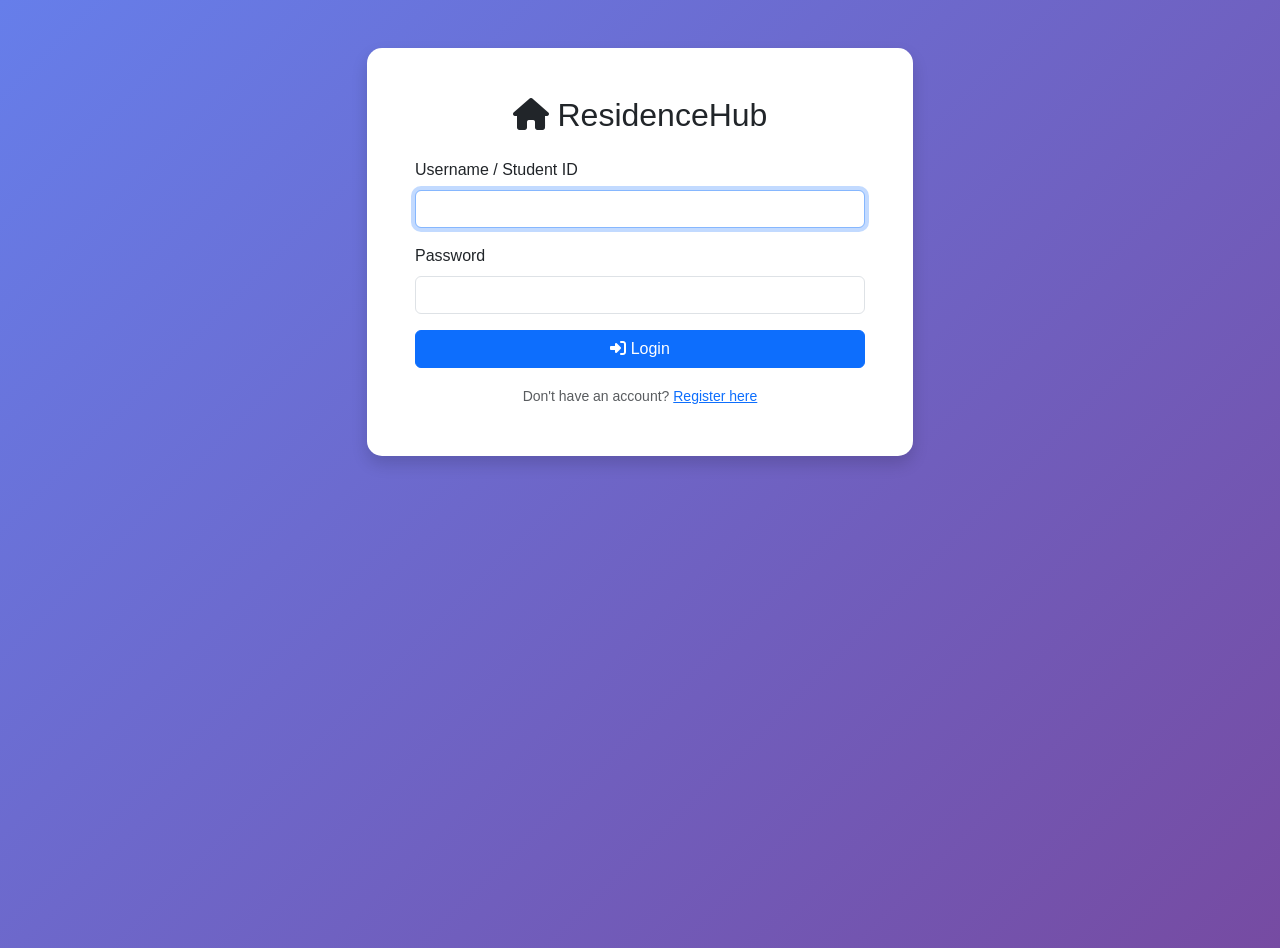
<file: frontend/index.html>
<!DOCTYPE html>
<html lang="en">
<head>
    <meta charset="UTF-8">
    <meta name="viewport" content="width=device-width, initial-scale=1.0">
    <title>ResidenceHub — Campus Housing Operations</title>
    <link href="https://cdn.jsdelivr.net/npm/bootstrap@5.3.0/dist/css/bootstrap.min.css" rel="stylesheet">
    <link rel="stylesheet" href="https://cdnjs.cloudflare.com/ajax/libs/font-awesome/6.4.0/css/all.min.css">
    <link rel="stylesheet" href="css/style.css">
</head>
<body>
    <div class="container mt-5">
        <div class="row justify-content-center">
            <div class="col-md-6">
                <div class="card shadow">
                    <div class="card-body p-5">
                        <h2 class="text-center mb-4">
                            <i class="fas fa-home"></i> ResidenceHub
                        </h2>
                        <form id="login-form" autocomplete="off">
                            <div class="mb-3">
                                <label for="username" class="form-label">Username / Student ID</label>
                                <input type="text" class="form-control" id="username" required 
                                       autocomplete="off" autofocus>
                            </div>
                            <div class="mb-3">
                                <label for="password" class="form-label">Password</label>
                                <input type="password" class="form-control" id="password" required 
                                       autocomplete="new-password">
                            </div>
                            <div id="error-message" class="alert alert-danger d-none"></div>
                            <button type="submit" class="btn btn-primary w-100 mb-3">
                                <i class="fas fa-sign-in-alt"></i> Login
                            </button>
                            <div class="text-center">
                                <small class="text-muted">Don't have an account? <a href="register.html">Register here</a></small>
                            </div>
                        </form>
                    </div>
                </div>
            </div>
        </div>
    </div>
    <script src="https://cdn.jsdelivr.net/npm/bootstrap@5.3.0/dist/js/bootstrap.bundle.min.js"></script>
    <script src="js/auth.js"></script>
</body>
</html>
</file>
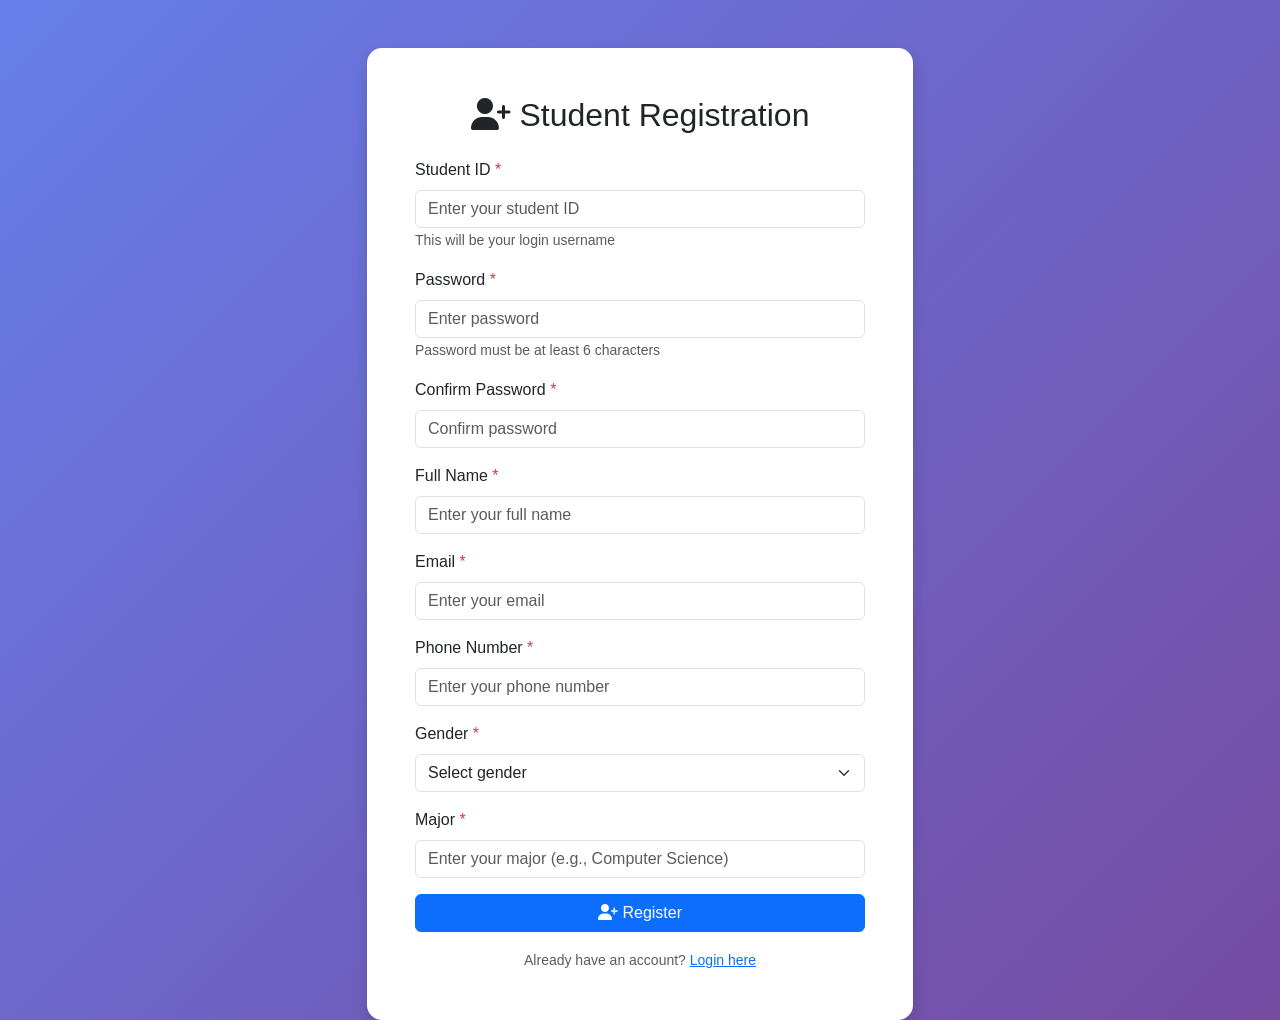
<file: frontend/register.html>
<!DOCTYPE html>
<html lang="en">
<head>
    <meta charset="UTF-8">
    <meta name="viewport" content="width=device-width, initial-scale=1.0">
    <title>Create your ResidenceHub account</title>
    <link href="https://cdn.jsdelivr.net/npm/bootstrap@5.3.0/dist/css/bootstrap.min.css" rel="stylesheet">
    <link rel="stylesheet" href="https://cdnjs.cloudflare.com/ajax/libs/font-awesome/6.4.0/css/all.min.css">
    <link rel="stylesheet" href="css/style.css">
</head>
<body>
    <div class="container mt-5">
        <div class="row justify-content-center">
            <div class="col-md-6">
                <div class="card shadow">
                    <div class="card-body p-5">
                        <h2 class="text-center mb-4">
                            <i class="fas fa-user-plus"></i> Student Registration
                        </h2>
                        <form id="register-form">
                            <div class="mb-3">
                                <label for="student_id" class="form-label">Student ID <span class="text-danger">*</span></label>
                                <input type="text" class="form-control" id="student_id" required 
                                       placeholder="Enter your student ID">
                                <small class="form-text text-muted">This will be your login username</small>
                            </div>
                            <div class="mb-3">
                                <label for="password" class="form-label">Password <span class="text-danger">*</span></label>
                                <input type="password" class="form-control" id="password" required 
                                       placeholder="Enter password" minlength="6">
                                <small class="form-text text-muted">Password must be at least 6 characters</small>
                            </div>
                            <div class="mb-3">
                                <label for="confirm_password" class="form-label">Confirm Password <span class="text-danger">*</span></label>
                                <input type="password" class="form-control" id="confirm_password" required 
                                       placeholder="Confirm password">
                            </div>
                            <div class="mb-3">
                                <label for="name" class="form-label">Full Name <span class="text-danger">*</span></label>
                                <input type="text" class="form-control" id="name" required 
                                       placeholder="Enter your full name">
                            </div>
                            <div class="mb-3">
                                <label for="email" class="form-label">Email <span class="text-danger">*</span></label>
                                <input type="email" class="form-control" id="email" required 
                                       placeholder="Enter your email">
                            </div>
                            <div class="mb-3">
                                <label for="phone" class="form-label">Phone Number <span class="text-danger">*</span></label>
                                <input type="tel" class="form-control" id="phone" required 
                                       placeholder="Enter your phone number">
                            </div>
                            <div class="mb-3">
                                <label for="gender" class="form-label">Gender <span class="text-danger">*</span></label>
                                <select class="form-select" id="gender" required>
                                    <option value="">Select gender</option>
                                    <option value="Male">Male</option>
                                    <option value="Female">Female</option>
                                </select>
                            </div>
                            <div class="mb-3">
                                <label for="major" class="form-label">Major <span class="text-danger">*</span></label>
                                <input type="text" class="form-control" id="major" required 
                                       placeholder="Enter your major (e.g., Computer Science)">
                            </div>
                            <div id="error-message" class="alert alert-danger d-none"></div>
                            <div id="success-message" class="alert alert-success d-none"></div>
                            <button type="submit" class="btn btn-primary w-100 mb-3">
                                <i class="fas fa-user-plus"></i> Register
                            </button>
                            <div class="text-center">
                                <small class="text-muted">Already have an account? <a href="index.html">Login here</a></small>
                            </div>
                        </form>
                    </div>
                </div>
            </div>
        </div>
    </div>
    <script src="https://cdn.jsdelivr.net/npm/bootstrap@5.3.0/dist/js/bootstrap.bundle.min.js"></script>
    <script src="js/auth.js"></script>
    <script src="js/register.js"></script>
</body>
</html>
</file>
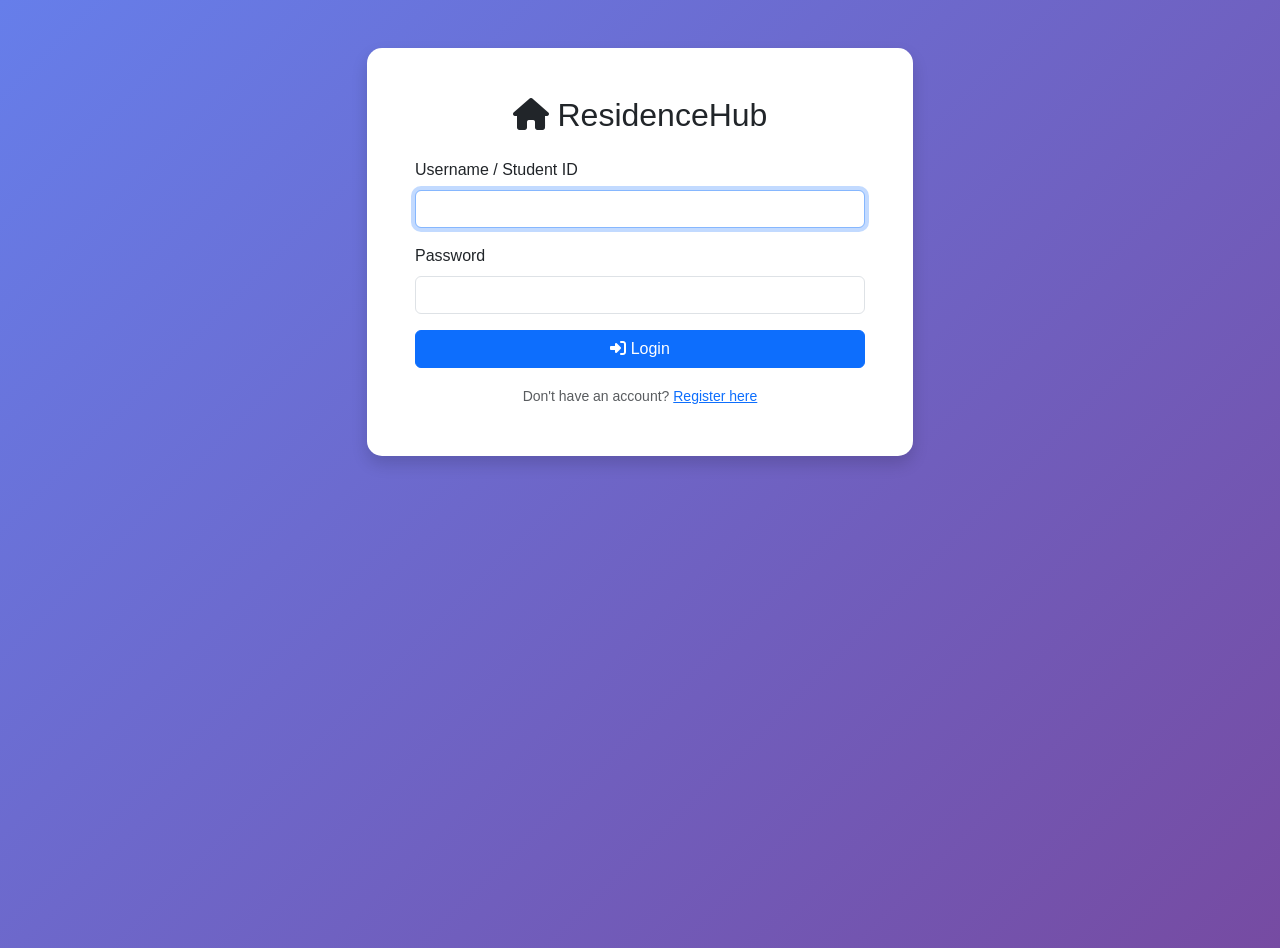
<file: frontend/admin/adjustments.html>
<!DOCTYPE html>
<html lang="en">
<head>
    <meta charset="UTF-8">
    <meta name="viewport" content="width=device-width, initial-scale=1.0">
    <title>Adjustments - Admin</title>
    <link href="https://cdn.jsdelivr.net/npm/bootstrap@5.3.0/dist/css/bootstrap.min.css" rel="stylesheet">
    <link rel="stylesheet" href="https://cdnjs.cloudflare.com/ajax/libs/font-awesome/6.4.0/css/all.min.css">
    <link rel="stylesheet" href="../css/style.css">
</head>
<body>
    <nav class="navbar navbar-expand-lg navbar-light">
        <div class="container-fluid">
            <a class="navbar-brand" href="#"><i class="fas fa-home"></i> Dormitory Management</a>
            <button class="btn btn-outline-danger btn-sm" onclick="logout()">
                <i class="fas fa-sign-out-alt"></i> Logout
            </button>
        </div>
    </nav>
    
    <div class="container-fluid">
        <div class="row">
            <div class="col-md-2 sidebar">
                <nav class="nav flex-column mt-3">
                    <a class="nav-link" href="dashboard.html">
                        <i class="fas fa-tachometer-alt"></i> Dashboard
                    </a>
                    <a class="nav-link" href="profile.html">
                        <i class="fas fa-user"></i> Profile
                    </a>
                    <a class="nav-link" href="dormitories.html">
                        <i class="fas fa-building"></i> Dormitories
                    </a>
                    <a class="nav-link active" href="adjustments.html">
                        <i class="fas fa-exchange-alt"></i> Adjustments
                    </a>
                    <a class="nav-link" href="maintenances.html">
                        <i class="fas fa-tools"></i> Maintenances
                    </a>
                    <a class="nav-link" href="maintenance-types.html">
                        <i class="fas fa-cog"></i> Maintenance Types
                    </a>
                </nav>
            </div>
            
            <div class="col-md-10 content-area">
                <h2 class="mb-4">Adjustment Requests</h2>
                
                <div class="mb-3">
                    <label class="form-label">Filter by Status:</label>
                    <select class="form-select" id="status-filter" onchange="loadAdjustments()">
                        <option value="">All</option>
                        <option value="pending">Pending</option>
                        <option value="approved">Approved</option>
                        <option value="rejected">Rejected</option>
                    </select>
                </div>
                
                <div class="card">
                    <div class="card-body">
                        <div id="adjustment-list">
                            <p class="text-muted">Loading...</p>
                        </div>
                    </div>
                </div>
            </div>
        </div>
    </div>
    
    <!-- Approve Modal -->
    <div class="modal fade" id="approveModal" tabindex="-1" aria-labelledby="approveModalLabel" aria-hidden="true">
        <div class="modal-dialog">
            <div class="modal-content">
                <div class="modal-header">
                    <h5 class="modal-title" id="approveModalLabel">Approve Adjustment Request</h5>
                    <button type="button" class="btn-close" data-bs-dismiss="modal" aria-label="Close"></button>
                </div>
                <div class="modal-body">
                    <p><strong>Current Dormitory:</strong> <span id="current-dorm-display"></span></p>
                    <div class="mb-3">
                        <label for="new-dorm-select" class="form-label">Select New Dormitory <span class="text-danger">*</span></label>
                        <select class="form-select" id="new-dorm-select" required>
                            <option value="">Loading...</option>
                        </select>
                    </div>
                </div>
                <div class="modal-footer">
                    <button type="button" class="btn btn-secondary" data-bs-dismiss="modal">Cancel</button>
                    <button type="button" class="btn btn-success" onclick="approveWithDorm()">
                        <i class="fas fa-check"></i> Approve & Assign
                    </button>
                </div>
            </div>
        </div>
    </div>
    
    <script src="https://cdn.jsdelivr.net/npm/bootstrap@5.3.0/dist/js/bootstrap.bundle.min.js"></script>
    <script src="../js/auth.js"></script>
    <script src="../js/admin/adjustments.js"></script>
</body>
</html>
</file>
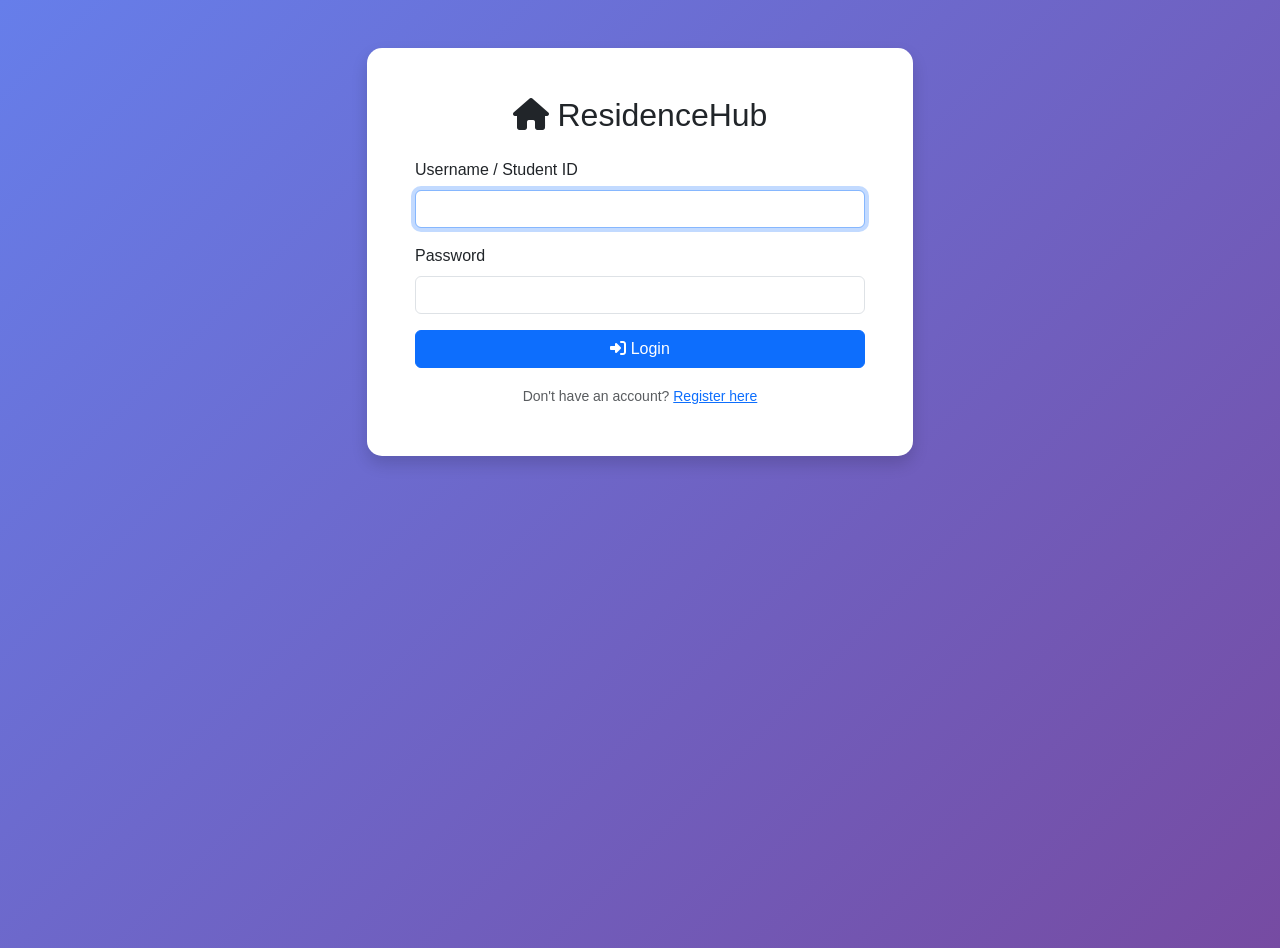
<file: frontend/admin/dashboard.html>
<!DOCTYPE html>
<html lang="en">
<head>
    <meta charset="UTF-8">
    <meta name="viewport" content="width=device-width, initial-scale=1.0">
    <title>Admin Dashboard - Dormitory Management</title>
    <link href="https://cdn.jsdelivr.net/npm/bootstrap@5.3.0/dist/css/bootstrap.min.css" rel="stylesheet">
    <link rel="stylesheet" href="https://cdnjs.cloudflare.com/ajax/libs/font-awesome/6.4.0/css/all.min.css">
    <link rel="stylesheet" href="../css/style.css">
</head>
<body>
    <nav class="navbar navbar-expand-lg navbar-light">
        <div class="container-fluid">
            <a class="navbar-brand" href="#"><i class="fas fa-home"></i> Dormitory Management</a>
            <button class="btn btn-outline-danger btn-sm" onclick="logout()">
                <i class="fas fa-sign-out-alt"></i> Logout
            </button>
        </div>
    </nav>
    
    <div class="container-fluid">
        <div class="row">
            <div class="col-md-2 sidebar">
                <nav class="nav flex-column mt-3">
                    <a class="nav-link active" href="dashboard.html">
                        <i class="fas fa-tachometer-alt"></i> Dashboard
                    </a>
                    <a class="nav-link" href="profile.html">
                        <i class="fas fa-user"></i> Profile
                    </a>
                    <a class="nav-link" href="dormitories.html">
                        <i class="fas fa-building"></i> Dormitories
                    </a>
                    <a class="nav-link" href="adjustments.html">
                        <i class="fas fa-exchange-alt"></i> Adjustments
                    </a>
                    <a class="nav-link" href="maintenances.html">
                        <i class="fas fa-tools"></i> Maintenances
                    </a>
                    <a class="nav-link" href="maintenance-types.html">
                        <i class="fas fa-cog"></i> Maintenance Types
                    </a>
                </nav>
            </div>
            
            <div class="col-md-10 content-area">
                <h2 class="mb-4">Admin Dashboard</h2>
                <div class="row">
                    <div class="col-md-4">
                        <div class="card text-center">
                            <div class="card-body">
                                <i class="fas fa-building fa-3x text-primary mb-3"></i>
                                <h5>Dormitory Management</h5>
                                <p class="text-muted">View all dormitories</p>
                                <a href="dormitories.html" class="btn btn-primary">Manage</a>
                            </div>
                        </div>
                    </div>
                    <div class="col-md-4">
                        <div class="card text-center">
                            <div class="card-body">
                                <i class="fas fa-exchange-alt fa-3x text-warning mb-3"></i>
                                <h5>Adjustment Requests</h5>
                                <p class="text-muted">Process adjustments</p>
                                <a href="adjustments.html" class="btn btn-warning">Process</a>
                            </div>
                        </div>
                    </div>
                    <div class="col-md-4">
                        <div class="card text-center">
                            <div class="card-body">
                                <i class="fas fa-tools fa-3x text-success mb-3"></i>
                                <h5>Maintenance</h5>
                                <p class="text-muted">Manage maintenance requests</p>
                                <a href="maintenances.html" class="btn btn-success">Manage</a>
                            </div>
                        </div>
                    </div>
                </div>
            </div>
        </div>
    </div>
    
    <script src="https://cdn.jsdelivr.net/npm/bootstrap@5.3.0/dist/js/bootstrap.bundle.min.js"></script>
    <script src="../js/auth.js"></script>
    <script>
        if (!sessionStorage.getItem('token') || sessionStorage.getItem('role') !== 'admin') {
            window.location.href = '../index.html';
        }
    </script>
</body>
</html>
</file>
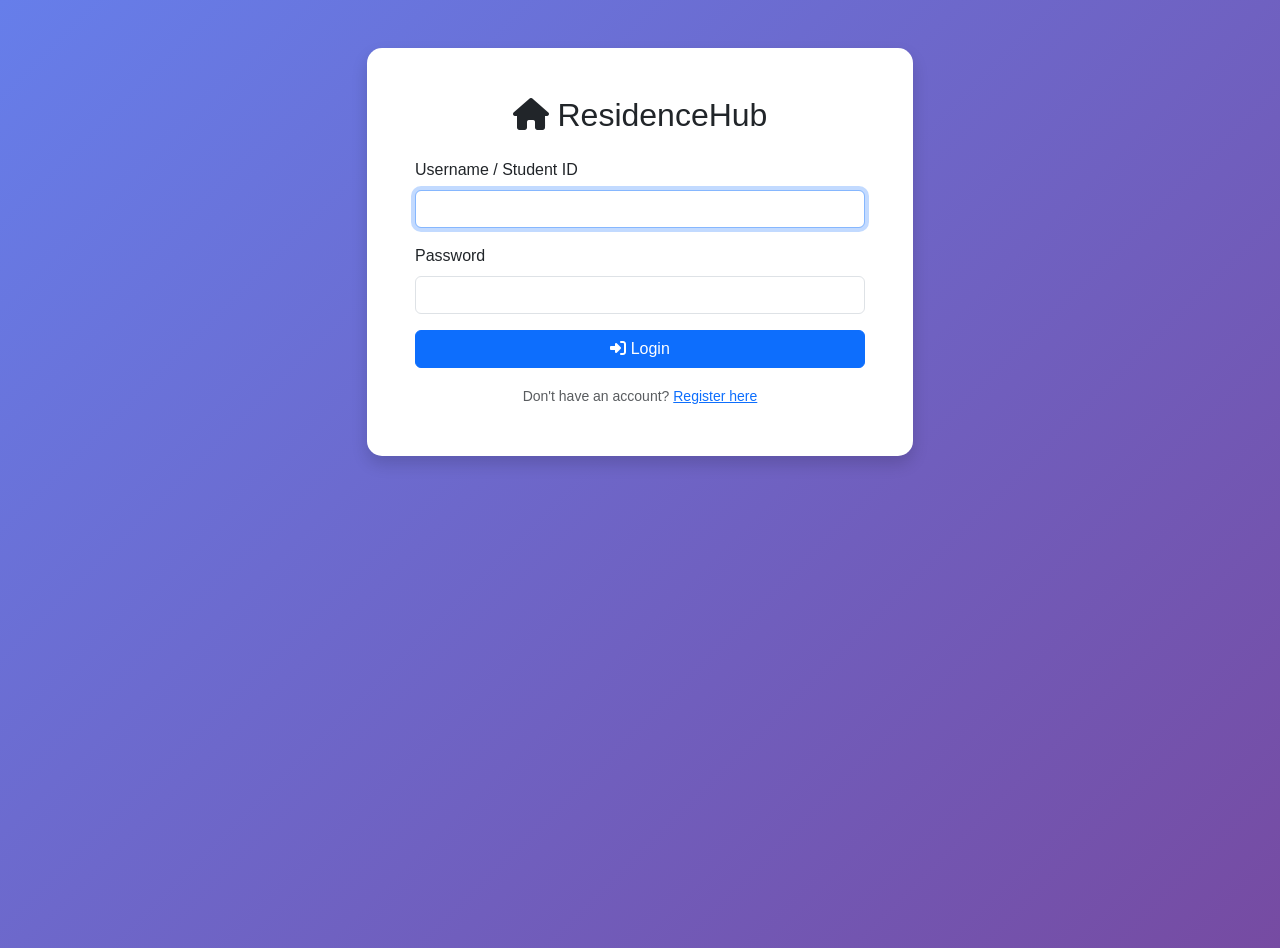
<file: frontend/admin/dormitories.html>
<!DOCTYPE html>
<html lang="en">
<head>
    <meta charset="UTF-8">
    <meta name="viewport" content="width=device-width, initial-scale=1.0">
    <title>Dormitories - Admin</title>
    <link href="https://cdn.jsdelivr.net/npm/bootstrap@5.3.0/dist/css/bootstrap.min.css" rel="stylesheet">
    <link rel="stylesheet" href="https://cdnjs.cloudflare.com/ajax/libs/font-awesome/6.4.0/css/all.min.css">
    <link rel="stylesheet" href="../css/style.css">
</head>
<body>
    <nav class="navbar navbar-expand-lg navbar-light">
        <div class="container-fluid">
            <a class="navbar-brand" href="#"><i class="fas fa-home"></i> Dormitory Management</a>
            <button class="btn btn-outline-danger btn-sm" onclick="logout()">
                <i class="fas fa-sign-out-alt"></i> Logout
            </button>
        </div>
    </nav>
    
    <div class="container-fluid">
        <div class="row">
            <div class="col-md-2 sidebar">
                <nav class="nav flex-column mt-3">
                    <a class="nav-link" href="dashboard.html">
                        <i class="fas fa-tachometer-alt"></i> Dashboard
                    </a>
                    <a class="nav-link" href="profile.html">
                        <i class="fas fa-user"></i> Profile
                    </a>
                    <a class="nav-link active" href="dormitories.html">
                        <i class="fas fa-building"></i> Dormitories
                    </a>
                    <a class="nav-link" href="adjustments.html">
                        <i class="fas fa-exchange-alt"></i> Adjustments
                    </a>
                    <a class="nav-link" href="maintenances.html">
                        <i class="fas fa-tools"></i> Maintenances
                    </a>
                    <a class="nav-link" href="maintenance-types.html">
                        <i class="fas fa-cog"></i> Maintenance Types
                    </a>
                </nav>
            </div>
            
            <div class="col-md-10 content-area">
                <h2 class="mb-4">Dormitory Management</h2>
                
                <ul class="nav nav-tabs mb-3" id="dormTabs" role="tablist">
                    <li class="nav-item" role="presentation">
                        <button class="nav-link active" id="dormitories-tab" data-bs-toggle="tab" data-bs-target="#dormitories" type="button" role="tab">
                            <i class="fas fa-building"></i> All Dormitories
                        </button>
                    </li>
                    <li class="nav-item" role="presentation">
                        <button class="nav-link" id="unassigned-tab" data-bs-toggle="tab" data-bs-target="#unassigned" type="button" role="tab">
                            <i class="fas fa-user-plus"></i> Unassigned Students
                        </button>
                    </li>
                </ul>
                
                <div class="tab-content" id="dormTabsContent">
                    <div class="tab-pane fade show active" id="dormitories" role="tabpanel">
                        <div class="card">
                            <div class="card-body">
                                <div class="table-responsive">
                                    <table class="table table-hover">
                                        <thead>
                                    <tr>
                                        <th>Dorm ID</th>
                                        <th>Building</th>
                                        <th>Floor</th>
                                        <th>Room No</th>
                                        <th>Gender</th>
                                        <th>Occupancy</th>
                                        <th>Capacity</th>
                                        <th>Vacant Beds</th>
                                        <th>Payment Status</th>
                                        <th>Status</th>
                                    </tr>
                                        </thead>
                                        <tbody id="dormitory-table">
                                            <tr>
                                                <td colspan="10" class="text-center">Loading...</td>
                                            </tr>
                                        </tbody>
                                    </table>
                                </div>
                            </div>
                        </div>
                    </div>
                    
                    <div class="tab-pane fade" id="unassigned" role="tabpanel">
                        <div class="card">
                            <div class="card-body">
                                <div id="unassigned-students">
                                    <p class="text-muted">Loading...</p>
                                </div>
                            </div>
                        </div>
                    </div>
                </div>
            </div>
        </div>
    </div>
    
    <!-- Assign Dormitory Modal -->
    <div class="modal fade" id="assignModal" tabindex="-1" aria-labelledby="assignModalLabel" aria-hidden="true">
        <div class="modal-dialog">
            <div class="modal-content">
                <div class="modal-header">
                    <h5 class="modal-title" id="assignModalLabel">Assign Dormitory</h5>
                    <button type="button" class="btn-close" data-bs-dismiss="modal" aria-label="Close"></button>
                </div>
                <div class="modal-body">
                    <p><strong>Student:</strong> <span id="assign-student-name"></span> (<span id="assign-student-id"></span>)</p>
                    <div class="mb-3">
                        <label for="assign-dorm-select" class="form-label">Select Dormitory <span class="text-danger">*</span></label>
                        <select class="form-select" id="assign-dorm-select" required>
                            <option value="">Loading...</option>
                        </select>
                    </div>
                </div>
                <div class="modal-footer">
                    <button type="button" class="btn btn-secondary" data-bs-dismiss="modal">Cancel</button>
                    <button type="button" class="btn btn-primary" onclick="assignDormitory()">
                        <i class="fas fa-bed"></i> Assign
                    </button>
                </div>
            </div>
        </div>
    </div>
    
    <script src="https://cdn.jsdelivr.net/npm/bootstrap@5.3.0/dist/js/bootstrap.bundle.min.js"></script>
    <script src="../js/auth.js"></script>
    <script src="../js/admin/dormitories.js"></script>
</body>
</html>
</file>
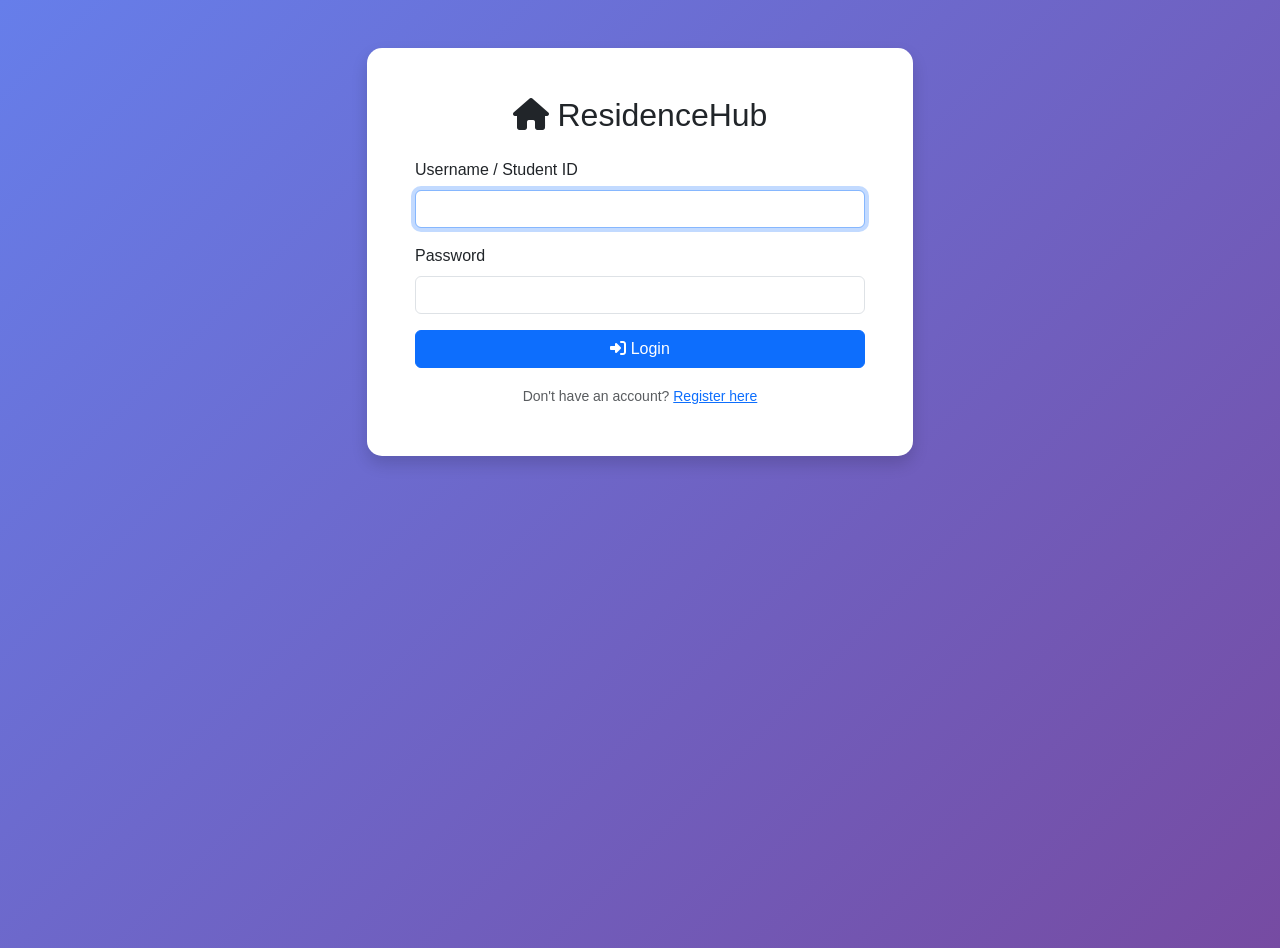
<file: frontend/admin/maintenance-types.html>
<!DOCTYPE html>
<html lang="en">
<head>
    <meta charset="UTF-8">
    <meta name="viewport" content="width=device-width, initial-scale=1.0">
    <title>Maintenance Types - Admin</title>
    <link href="https://cdn.jsdelivr.net/npm/bootstrap@5.3.0/dist/css/bootstrap.min.css" rel="stylesheet">
    <link rel="stylesheet" href="https://cdnjs.cloudflare.com/ajax/libs/font-awesome/6.4.0/css/all.min.css">
    <link rel="stylesheet" href="../css/style.css">
</head>
<body>
    <nav class="navbar navbar-expand-lg navbar-light">
        <div class="container-fluid">
            <a class="navbar-brand" href="#"><i class="fas fa-home"></i> Dormitory Management</a>
            <button class="btn btn-outline-danger btn-sm" onclick="logout()">
                <i class="fas fa-sign-out-alt"></i> Logout
            </button>
        </div>
    </nav>
    
    <div class="container-fluid">
        <div class="row">
            <div class="col-md-2 sidebar">
                <nav class="nav flex-column mt-3">
                    <a class="nav-link" href="dashboard.html">
                        <i class="fas fa-tachometer-alt"></i> Dashboard
                    </a>
                    <a class="nav-link" href="profile.html">
                        <i class="fas fa-user"></i> Profile
                    </a>
                    <a class="nav-link" href="dormitories.html">
                        <i class="fas fa-building"></i> Dormitories
                    </a>
                    <a class="nav-link" href="adjustments.html">
                        <i class="fas fa-exchange-alt"></i> Adjustments
                    </a>
                    <a class="nav-link" href="maintenances.html">
                        <i class="fas fa-tools"></i> Maintenances
                    </a>
                    <a class="nav-link active" href="maintenance-types.html">
                        <i class="fas fa-cog"></i> Maintenance Types
                    </a>
                </nav>
            </div>
            
            <div class="col-md-10 content-area">
                <h2 class="mb-4">Maintenance Types</h2>
                
                <div class="card mb-4">
                    <div class="card-body">
                        <h5 class="card-title mb-4">Add New Type</h5>
                        <form id="type-form">
                            <div class="row">
                                <div class="col-md-6">
                                    <label class="form-label">Type Name</label>
                                    <input type="text" class="form-control" id="type-name" required>
                                </div>
                                <div class="col-md-4">
                                    <label class="form-label">Cost (¥)</label>
                                    <input type="number" step="0.01" class="form-control" id="type-cost" required>
                                </div>
                                <div class="col-md-2">
                                    <label class="form-label">&nbsp;</label>
                                    <button type="submit" class="btn btn-primary w-100">
                                        <i class="fas fa-plus"></i> Add
                                    </button>
                                </div>
                            </div>
                        </form>
                    </div>
                </div>
                
                <div class="card">
                    <div class="card-body">
                        <h5 class="card-title mb-4">Existing Types</h5>
                        <div class="table-responsive">
                            <table class="table table-hover">
                                <thead>
                                    <tr>
                                        <th>ID</th>
                                        <th>Type Name</th>
                                        <th>Cost</th>
                                        <th>Actions</th>
                                    </tr>
                                </thead>
                                <tbody id="type-table">
                                    <tr>
                                        <td colspan="4" class="text-center">Loading...</td>
                                    </tr>
                                </tbody>
                            </table>
                        </div>
                    </div>
                </div>
            </div>
        </div>
    </div>
    
    <script src="https://cdn.jsdelivr.net/npm/bootstrap@5.3.0/dist/js/bootstrap.bundle.min.js"></script>
    <script src="../js/auth.js"></script>
    <script src="../js/admin/maintenance-types.js"></script>
</body>
</html>
</file>
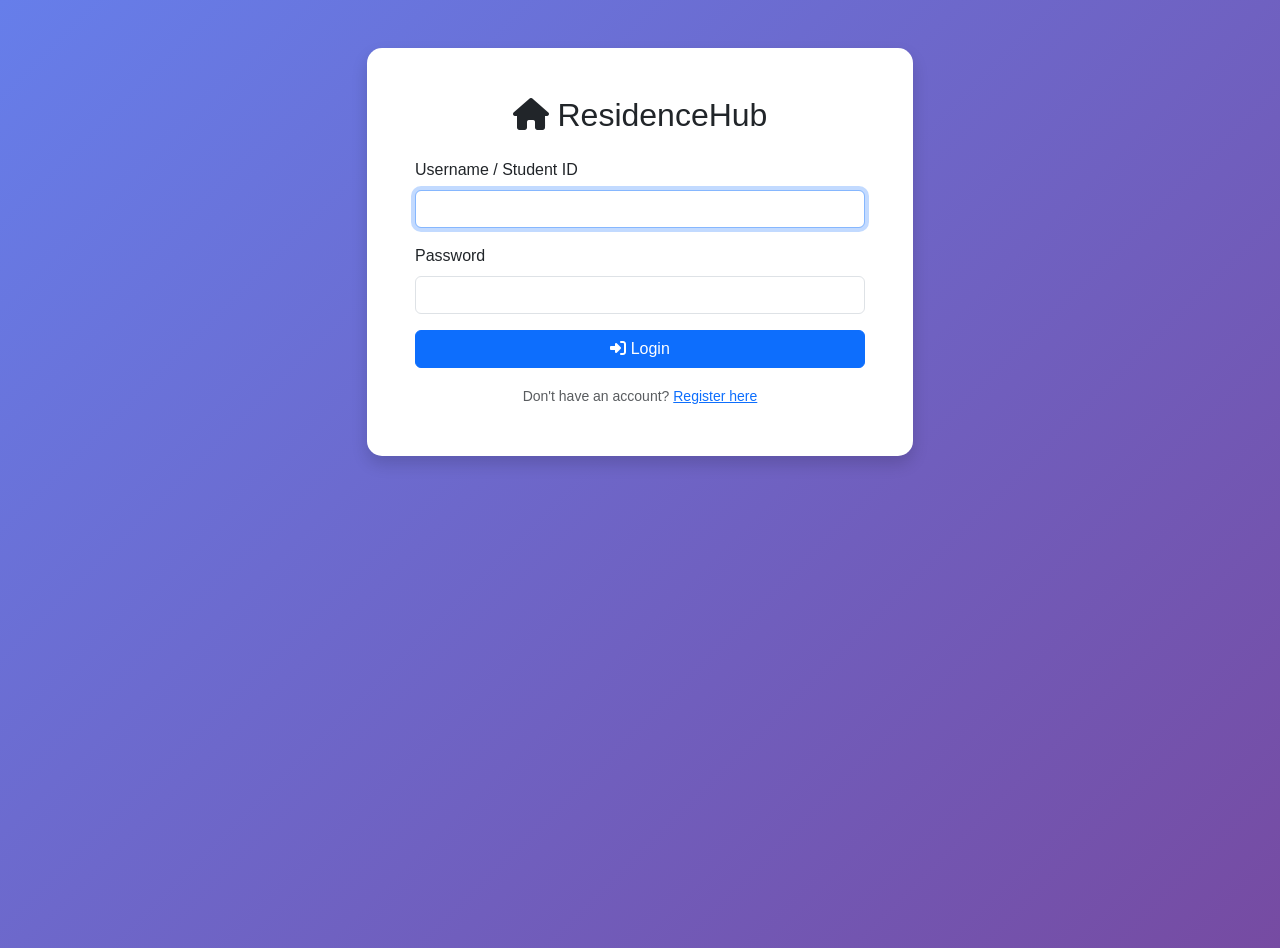
<file: frontend/admin/profile.html>
<!DOCTYPE html>
<html lang="en">
<head>
    <meta charset="UTF-8">
    <meta name="viewport" content="width=device-width, initial-scale=1.0">
    <title>Profile - Admin</title>
    <link href="https://cdn.jsdelivr.net/npm/bootstrap@5.3.0/dist/css/bootstrap.min.css" rel="stylesheet">
    <link rel="stylesheet" href="https://cdnjs.cloudflare.com/ajax/libs/font-awesome/6.4.0/css/all.min.css">
    <link rel="stylesheet" href="../css/style.css">
</head>
<body>
    <nav class="navbar navbar-expand-lg navbar-light">
        <div class="container-fluid">
            <a class="navbar-brand" href="#"><i class="fas fa-home"></i> Dormitory Management</a>
            <button class="btn btn-outline-danger btn-sm" onclick="logout()">
                <i class="fas fa-sign-out-alt"></i> Logout
            </button>
        </div>
    </nav>
    
    <div class="container-fluid">
        <div class="row">
            <div class="col-md-2 sidebar">
                <nav class="nav flex-column mt-3">
                    <a class="nav-link" href="dashboard.html">
                        <i class="fas fa-tachometer-alt"></i> Dashboard
                    </a>
                    <a class="nav-link active" href="profile.html">
                        <i class="fas fa-user"></i> Profile
                    </a>
                    <a class="nav-link" href="dormitories.html">
                        <i class="fas fa-building"></i> Dormitories
                    </a>
                    <a class="nav-link" href="adjustments.html">
                        <i class="fas fa-exchange-alt"></i> Adjustments
                    </a>
                    <a class="nav-link" href="maintenances.html">
                        <i class="fas fa-tools"></i> Maintenances
                    </a>
                    <a class="nav-link" href="maintenance-types.html">
                        <i class="fas fa-cog"></i> Maintenance Types
                    </a>
                </nav>
            </div>
            
            <div class="col-md-10 content-area">
                <h2 class="mb-4">My Profile</h2>
                
                <div class="card">
                    <div class="card-body">
                        <h5 class="card-title mb-4">Personal Information</h5>
                        <form id="profile-form">
                            <div class="row mb-3">
                                <div class="col-md-6">
                                    <label class="form-label">Admin ID</label>
                                    <input type="text" class="form-control" id="admin-id" readonly>
                                </div>
                                <div class="col-md-6">
                                    <label class="form-label">Name</label>
                                    <input type="text" class="form-control" id="name" readonly>
                                </div>
                            </div>
                            <div class="row mb-3">
                                <div class="col-md-6">
                                    <label class="form-label">Email</label>
                                    <input type="email" class="form-control" id="email" readonly>
                                </div>
                                <div class="col-md-6">
                                    <label class="form-label">Phone</label>
                                    <input type="text" class="form-control" id="phone">
                                </div>
                            </div>
                            <button type="submit" class="btn btn-primary">
                                <i class="fas fa-save"></i> Update Profile
                            </button>
                        </form>
                    </div>
                </div>
                
                <div class="card mt-4">
                    <div class="card-body">
                        <h5 class="card-title mb-4">Change Password</h5>
                        <form id="password-form">
                            <div class="mb-3">
                                <label class="form-label">Current Password</label>
                                <input type="password" class="form-control" id="old-password" required>
                            </div>
                            <div class="mb-3">
                                <label class="form-label">New Password</label>
                                <input type="password" class="form-control" id="new-password" required>
                            </div>
                            <div class="mb-3">
                                <label class="form-label">Confirm New Password</label>
                                <input type="password" class="form-control" id="confirm-password" required>
                            </div>
                            <button type="submit" class="btn btn-warning">
                                <i class="fas fa-key"></i> Change Password
                            </button>
                        </form>
                    </div>
                </div>
            </div>
        </div>
    </div>
    
    <script src="https://cdn.jsdelivr.net/npm/bootstrap@5.3.0/dist/js/bootstrap.bundle.min.js"></script>
    <script src="../js/auth.js"></script>
    <script src="../js/admin/profile.js"></script>
</body>
</html>
</file>
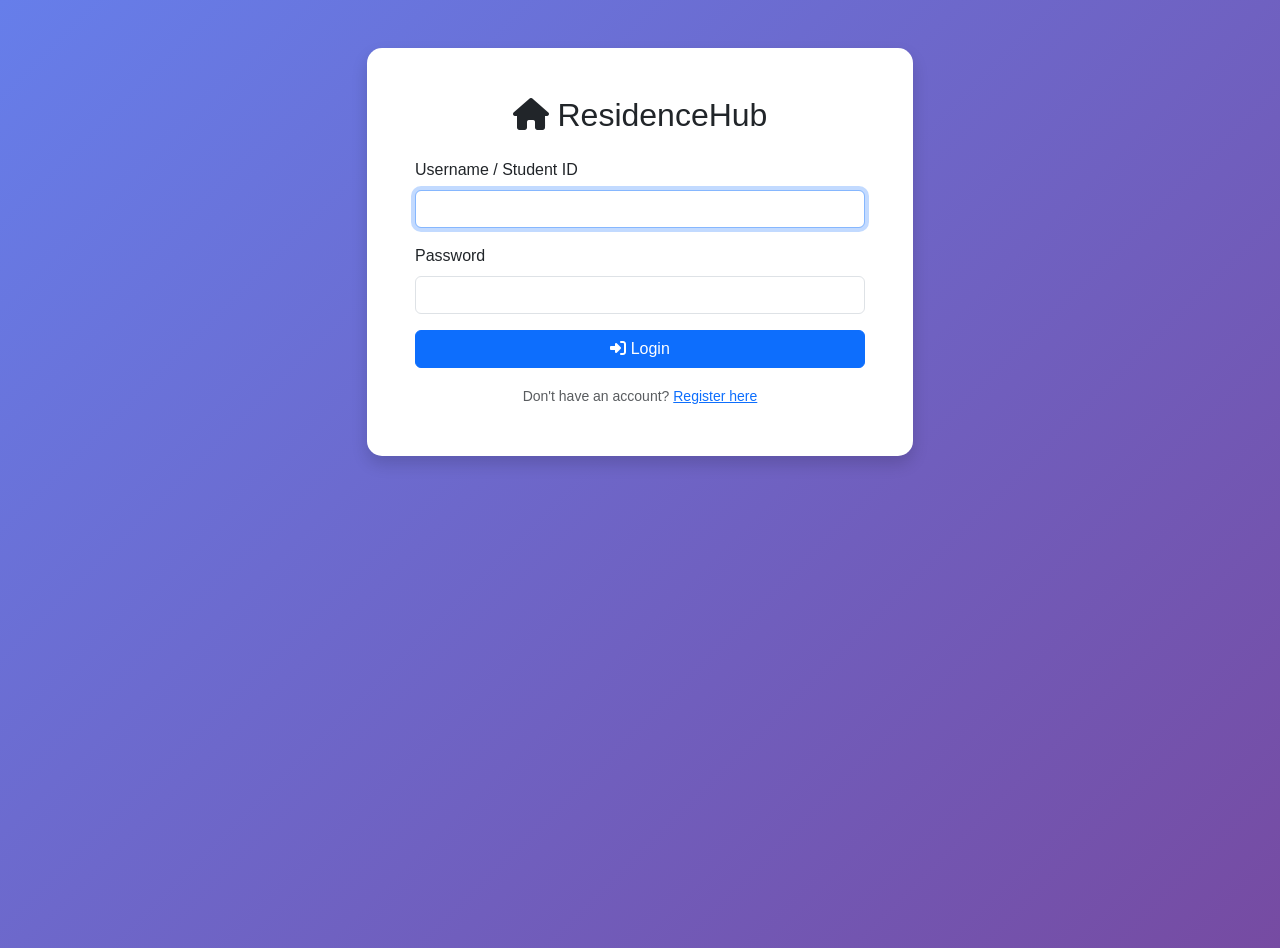
<file: frontend/student/adjustment.html>
<!DOCTYPE html>
<html lang="en">
<head>
    <meta charset="UTF-8">
    <meta name="viewport" content="width=device-width, initial-scale=1.0">
    <title>Adjustment - Student</title>
    <link href="https://cdn.jsdelivr.net/npm/bootstrap@5.3.0/dist/css/bootstrap.min.css" rel="stylesheet">
    <link rel="stylesheet" href="https://cdnjs.cloudflare.com/ajax/libs/font-awesome/6.4.0/css/all.min.css">
    <link rel="stylesheet" href="../css/style.css">
</head>
<body>
    <nav class="navbar navbar-expand-lg navbar-light">
        <div class="container-fluid">
            <a class="navbar-brand" href="#"><i class="fas fa-home"></i> Dormitory Management</a>
            <button class="btn btn-outline-danger btn-sm" onclick="logout()">
                <i class="fas fa-sign-out-alt"></i> Logout
            </button>
        </div>
    </nav>
    
    <div class="container-fluid">
        <div class="row">
            <div class="col-md-2 sidebar">
                <nav class="nav flex-column mt-3">
                    <a class="nav-link" href="dashboard.html">
                        <i class="fas fa-tachometer-alt"></i> Dashboard
                    </a>
                    <a class="nav-link" href="profile.html">
                        <i class="fas fa-user"></i> Profile
                    </a>
                    <a class="nav-link" href="dormitory.html">
                        <i class="fas fa-bed"></i> Dormitory
                    </a>
                    <a class="nav-link active" href="adjustment.html">
                        <i class="fas fa-exchange-alt"></i> Adjustment
                    </a>
                    <a class="nav-link" href="maintenance.html">
                        <i class="fas fa-tools"></i> Maintenance
                    </a>
                    <a class="nav-link" href="fees.html">
                        <i class="fas fa-dollar-sign"></i> Fees
                    </a>
                </nav>
            </div>
            
            <div class="col-md-10 content-area">
                <h2 class="mb-4">Dormitory Adjustment</h2>
                
                <div class="card mb-4">
                    <div class="card-body">
                        <h5 class="card-title mb-4">Submit New Request</h5>
                        <form id="adjustment-form">
                            <div class="mb-3">
                                <label class="form-label">Request Reason</label>
                                <textarea class="form-control" id="request-reason" rows="4" required></textarea>
                            </div>
                            <button type="submit" class="btn btn-primary">
                                <i class="fas fa-paper-plane"></i> Submit Request
                            </button>
                        </form>
                    </div>
                </div>
                
                <div class="card">
                    <div class="card-body">
                        <h5 class="card-title mb-4">My Requests</h5>
                        <div id="adjustment-requests">
                            <p class="text-muted">Loading...</p>
                        </div>
                    </div>
                </div>
            </div>
        </div>
    </div>
    
    <script src="https://cdn.jsdelivr.net/npm/bootstrap@5.3.0/dist/js/bootstrap.bundle.min.js"></script>
    <script src="../js/auth.js"></script>
    <script src="../js/student/adjustment.js"></script>
</body>
</html>
</file>
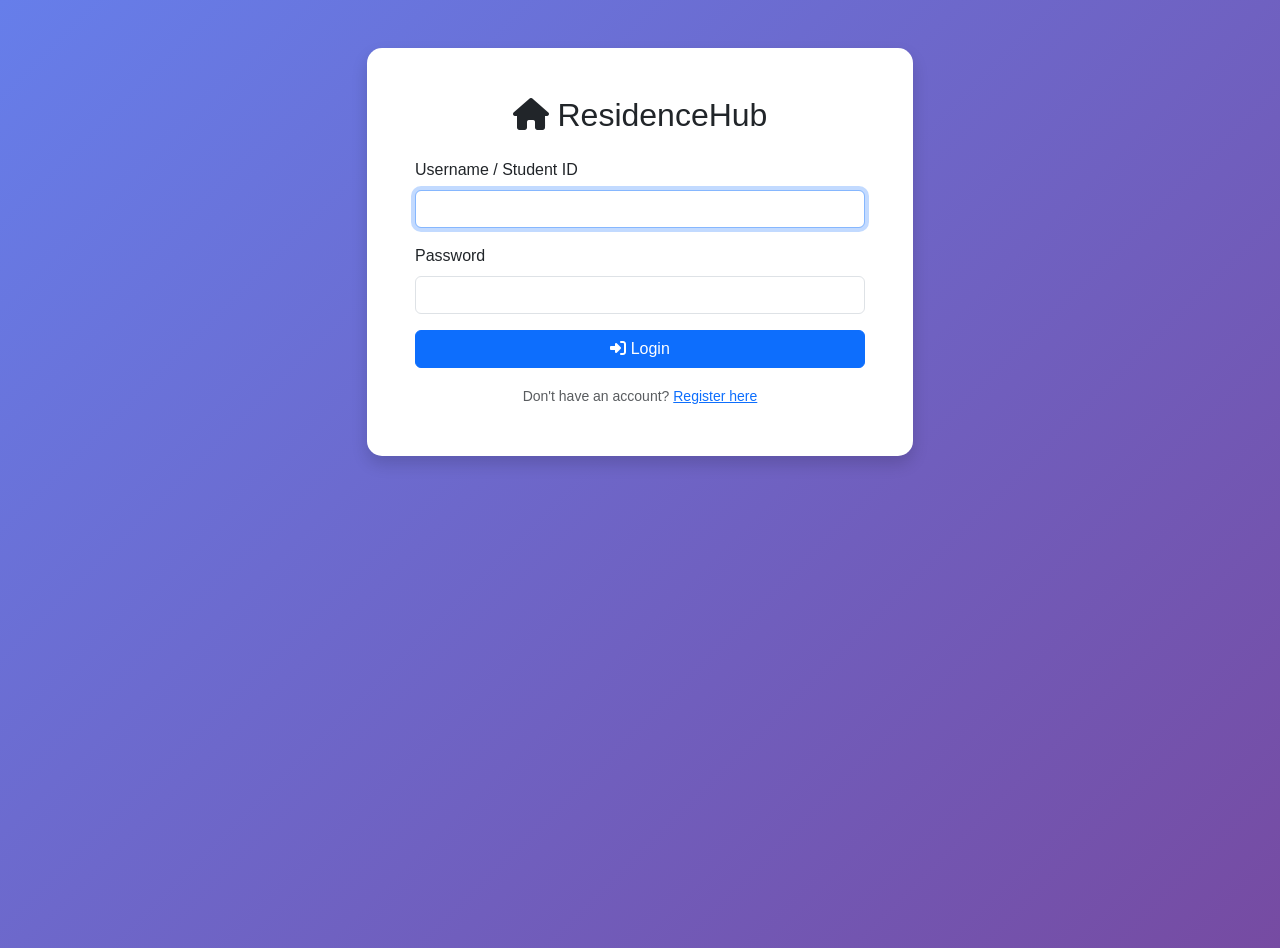
<file: frontend/student/dashboard.html>
<!DOCTYPE html>
<html lang="en">
<head>
    <meta charset="UTF-8">
    <meta name="viewport" content="width=device-width, initial-scale=1.0">
    <title>Student Dashboard - Dormitory Management</title>
    <link href="https://cdn.jsdelivr.net/npm/bootstrap@5.3.0/dist/css/bootstrap.min.css" rel="stylesheet">
    <link rel="stylesheet" href="https://cdnjs.cloudflare.com/ajax/libs/font-awesome/6.4.0/css/all.min.css">
    <link rel="stylesheet" href="../css/style.css">
</head>
<body>
    <nav class="navbar navbar-expand-lg navbar-light">
        <div class="container-fluid">
            <a class="navbar-brand" href="#"><i class="fas fa-home"></i> Dormitory Management</a>
            <button class="btn btn-outline-danger btn-sm" onclick="logout()">
                <i class="fas fa-sign-out-alt"></i> Logout
            </button>
        </div>
    </nav>
    
    <div class="container-fluid">
        <div class="row">
            <div class="col-md-2 sidebar">
                <nav class="nav flex-column mt-3">
                    <a class="nav-link active" href="dashboard.html">
                        <i class="fas fa-tachometer-alt"></i> Dashboard
                    </a>
                    <a class="nav-link" href="profile.html">
                        <i class="fas fa-user"></i> Profile
                    </a>
                    <a class="nav-link" href="dormitory.html">
                        <i class="fas fa-bed"></i> Dormitory
                    </a>
                    <a class="nav-link" href="adjustment.html">
                        <i class="fas fa-exchange-alt"></i> Adjustment
                    </a>
                    <a class="nav-link" href="maintenance.html">
                        <i class="fas fa-tools"></i> Maintenance
                    </a>
                    <a class="nav-link" href="fees.html">
                        <i class="fas fa-dollar-sign"></i> Fees
                    </a>
                </nav>
            </div>
            
            <div class="col-md-10 content-area">
                <h2 class="mb-4">Student Dashboard</h2>
                <div class="row">
                    <div class="col-md-4">
                        <div class="card text-center">
                            <div class="card-body">
                                <i class="fas fa-bed fa-3x text-primary mb-3"></i>
                                <h5>My Dormitory</h5>
                                <p class="text-muted">View dormitory information</p>
                                <a href="dormitory.html" class="btn btn-primary">View</a>
                            </div>
                        </div>
                    </div>
                    <div class="col-md-4">
                        <div class="card text-center">
                            <div class="card-body">
                                <i class="fas fa-exchange-alt fa-3x text-warning mb-3"></i>
                                <h5>Adjustment Requests</h5>
                                <p class="text-muted">Manage dormitory adjustments</p>
                                <a href="adjustment.html" class="btn btn-warning">View</a>
                            </div>
                        </div>
                    </div>
                    <div class="col-md-4">
                        <div class="card text-center">
                            <div class="card-body">
                                <i class="fas fa-tools fa-3x text-success mb-3"></i>
                                <h5>Maintenance</h5>
                                <p class="text-muted">Submit maintenance requests</p>
                                <a href="maintenance.html" class="btn btn-success">View</a>
                            </div>
                        </div>
                    </div>
                </div>
            </div>
        </div>
    </div>
    
    <script src="https://cdn.jsdelivr.net/npm/bootstrap@5.3.0/dist/js/bootstrap.bundle.min.js"></script>
    <script src="../js/auth.js"></script>
    <script>
        // Check authentication
        if (!sessionStorage.getItem('token') || sessionStorage.getItem('role') !== 'student') {
            window.location.href = '../index.html';
        }
    </script>
</body>
</html>
</file>
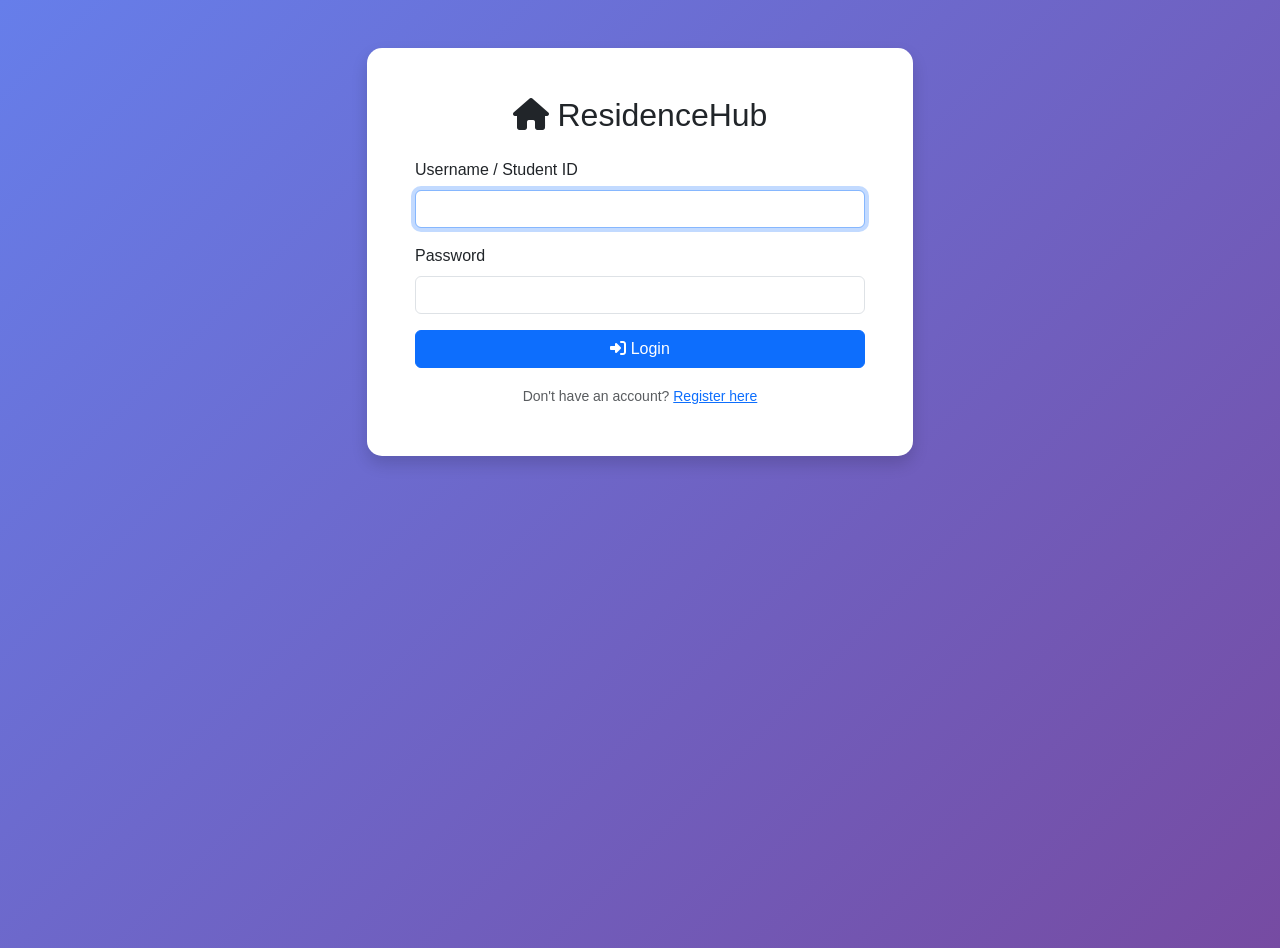
<file: frontend/student/fees.html>
<!DOCTYPE html>
<html lang="en">
<head>
    <meta charset="UTF-8">
    <meta name="viewport" content="width=device-width, initial-scale=1.0">
    <title>Fees - Student</title>
    <link href="https://cdn.jsdelivr.net/npm/bootstrap@5.3.0/dist/css/bootstrap.min.css" rel="stylesheet">
    <link rel="stylesheet" href="https://cdnjs.cloudflare.com/ajax/libs/font-awesome/6.4.0/css/all.min.css">
    <link rel="stylesheet" href="../css/style.css">
</head>
<body>
    <nav class="navbar navbar-expand-lg navbar-light">
        <div class="container-fluid">
            <a class="navbar-brand" href="#"><i class="fas fa-home"></i> Dormitory Management</a>
            <button class="btn btn-outline-danger btn-sm" onclick="logout()">
                <i class="fas fa-sign-out-alt"></i> Logout
            </button>
        </div>
    </nav>
    
    <div class="container-fluid">
        <div class="row">
            <div class="col-md-2 sidebar">
                <nav class="nav flex-column mt-3">
                    <a class="nav-link" href="dashboard.html">
                        <i class="fas fa-tachometer-alt"></i> Dashboard
                    </a>
                    <a class="nav-link" href="profile.html">
                        <i class="fas fa-user"></i> Profile
                    </a>
                    <a class="nav-link" href="dormitory.html">
                        <i class="fas fa-bed"></i> Dormitory
                    </a>
                    <a class="nav-link" href="adjustment.html">
                        <i class="fas fa-exchange-alt"></i> Adjustment
                    </a>
                    <a class="nav-link" href="maintenance.html">
                        <i class="fas fa-tools"></i> Maintenance
                    </a>
                    <a class="nav-link active" href="fees.html">
                        <i class="fas fa-dollar-sign"></i> Fees
                    </a>
                </nav>
            </div>
            
            <div class="col-md-10 content-area">
                <h2 class="mb-4">Dormitory Fee Overview</h2>
                
                <!-- Statistics Cards -->
                <div class="row mb-4" id="fee-statistics">
                    <div class="col-md-3">
                        <div class="card text-center">
                            <div class="card-body">
                                <h5 class="card-title text-primary">Total Fees</h5>
                                <h3 id="total-fees">-</h3>
                            </div>
                        </div>
                    </div>
                    <div class="col-md-3">
                        <div class="card text-center">
                            <div class="card-body">
                                <h5 class="card-title text-success">Paid</h5>
                                <h3 id="paid-fees">-</h3>
                            </div>
                        </div>
                    </div>
                    <div class="col-md-3">
                        <div class="card text-center">
                            <div class="card-body">
                                <h5 class="card-title text-warning">Unpaid</h5>
                                <h3 id="unpaid-fees">-</h3>
                            </div>
                        </div>
                    </div>
                    <div class="col-md-3">
                        <div class="card text-center">
                            <div class="card-body">
                                <h5 class="card-title text-info">Unpaid Amount</h5>
                                <h3 id="unpaid-amount">¥0.00</h3>
                            </div>
                        </div>
                    </div>
                </div>
                
                <!-- Fee List by Type -->
                <div class="card mb-4">
                    <div class="card-body">
                        <h5 class="card-title mb-4">Fee Details</h5>
                        <div id="fee-list">
                            <p class="text-muted">Loading...</p>
                        </div>
                    </div>
                </div>
            </div>
        </div>
    </div>
    
    <script src="https://cdn.jsdelivr.net/npm/bootstrap@5.3.0/dist/js/bootstrap.bundle.min.js"></script>
    <script src="../js/auth.js"></script>
    <script src="../js/student/fees.js"></script>
</body>
</html>
</file>
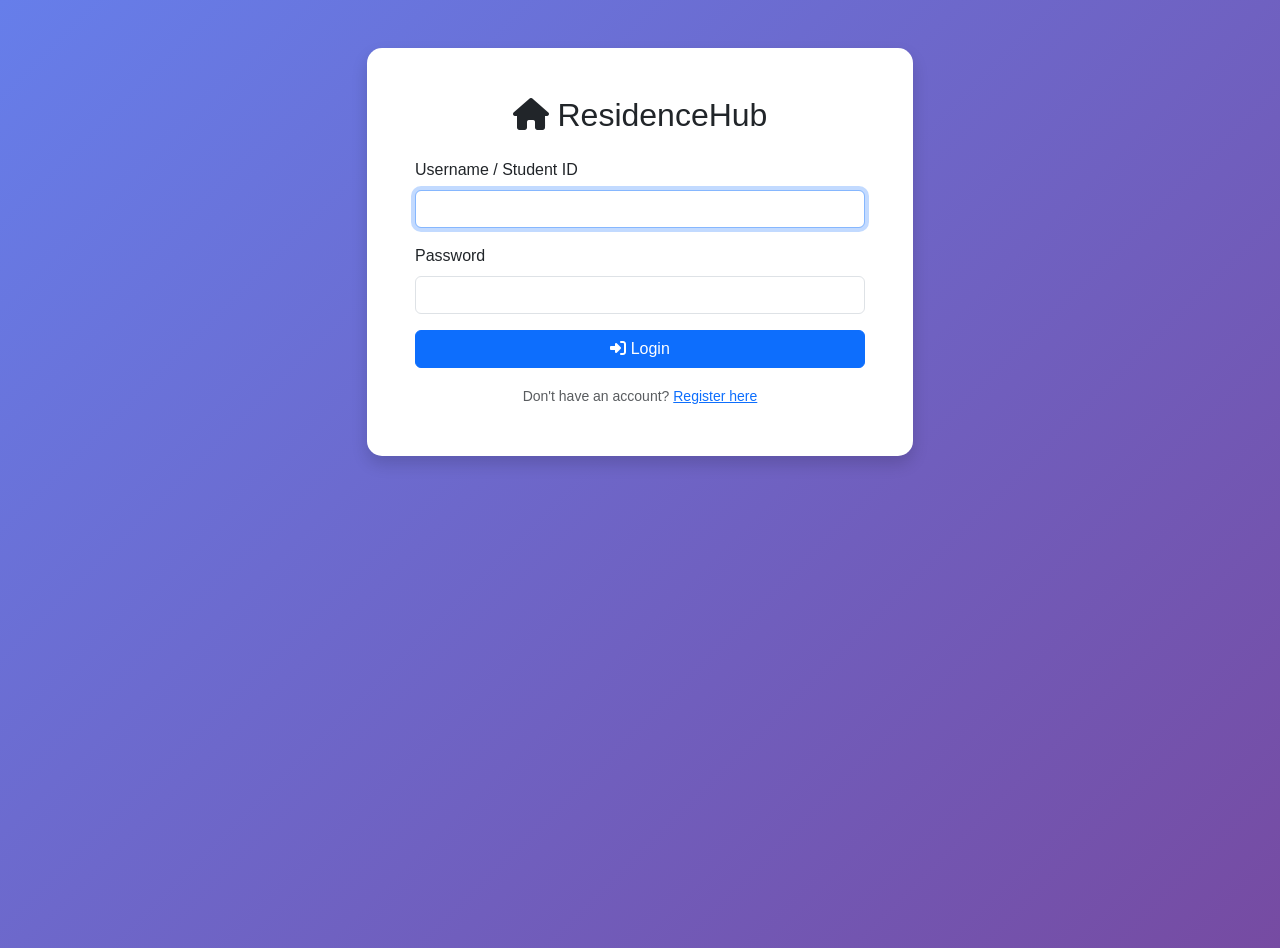
<file: frontend/student/maintenance.html>
<!DOCTYPE html>
<html lang="en">
<head>
    <meta charset="UTF-8">
    <meta name="viewport" content="width=device-width, initial-scale=1.0">
    <title>Maintenance - Student</title>
    <link href="https://cdn.jsdelivr.net/npm/bootstrap@5.3.0/dist/css/bootstrap.min.css" rel="stylesheet">
    <link rel="stylesheet" href="https://cdnjs.cloudflare.com/ajax/libs/font-awesome/6.4.0/css/all.min.css">
    <link rel="stylesheet" href="../css/style.css">
</head>
<body>
    <nav class="navbar navbar-expand-lg navbar-light">
        <div class="container-fluid">
            <a class="navbar-brand" href="#"><i class="fas fa-home"></i> Dormitory Management</a>
            <button class="btn btn-outline-danger btn-sm" onclick="logout()">
                <i class="fas fa-sign-out-alt"></i> Logout
            </button>
        </div>
    </nav>
    
    <div class="container-fluid">
        <div class="row">
            <div class="col-md-2 sidebar">
                <nav class="nav flex-column mt-3">
                    <a class="nav-link" href="dashboard.html">
                        <i class="fas fa-tachometer-alt"></i> Dashboard
                    </a>
                    <a class="nav-link" href="profile.html">
                        <i class="fas fa-user"></i> Profile
                    </a>
                    <a class="nav-link" href="dormitory.html">
                        <i class="fas fa-bed"></i> Dormitory
                    </a>
                    <a class="nav-link" href="adjustment.html">
                        <i class="fas fa-exchange-alt"></i> Adjustment
                    </a>
                    <a class="nav-link active" href="maintenance.html">
                        <i class="fas fa-tools"></i> Maintenance
                    </a>
                    <a class="nav-link" href="fees.html">
                        <i class="fas fa-dollar-sign"></i> Fees
                    </a>
                </nav>
            </div>
            
            <div class="col-md-10 content-area">
                <h2 class="mb-4">Maintenance Requests</h2>
                
                <div class="card mb-4">
                    <div class="card-body">
                        <h5 class="card-title mb-4">Submit New Request</h5>
                        <form id="maintenance-form">
                            <div class="mb-3">
                                <label class="form-label">Maintenance Type</label>
                                <select class="form-select" id="maintenance-type" required>
                                    <option value="">Select type...</option>
                                </select>
                            </div>
                            <div class="mb-3">
                                <label class="form-label">Description</label>
                                <textarea class="form-control" id="description" rows="4" required></textarea>
                            </div>
                            <button type="submit" class="btn btn-primary">
                                <i class="fas fa-paper-plane"></i> Submit Request
                            </button>
                        </form>
                    </div>
                </div>
                
                <div class="card">
                    <div class="card-body">
                        <h5 class="card-title mb-4">My Requests</h5>
                        <div id="maintenance-requests">
                            <p class="text-muted">Loading...</p>
                        </div>
                    </div>
                </div>
            </div>
        </div>
    </div>
    
    <script src="https://cdn.jsdelivr.net/npm/bootstrap@5.3.0/dist/js/bootstrap.bundle.min.js"></script>
    <script src="../js/auth.js"></script>
    <script src="../js/student/maintenance.js"></script>
</body>
</html>
</file>
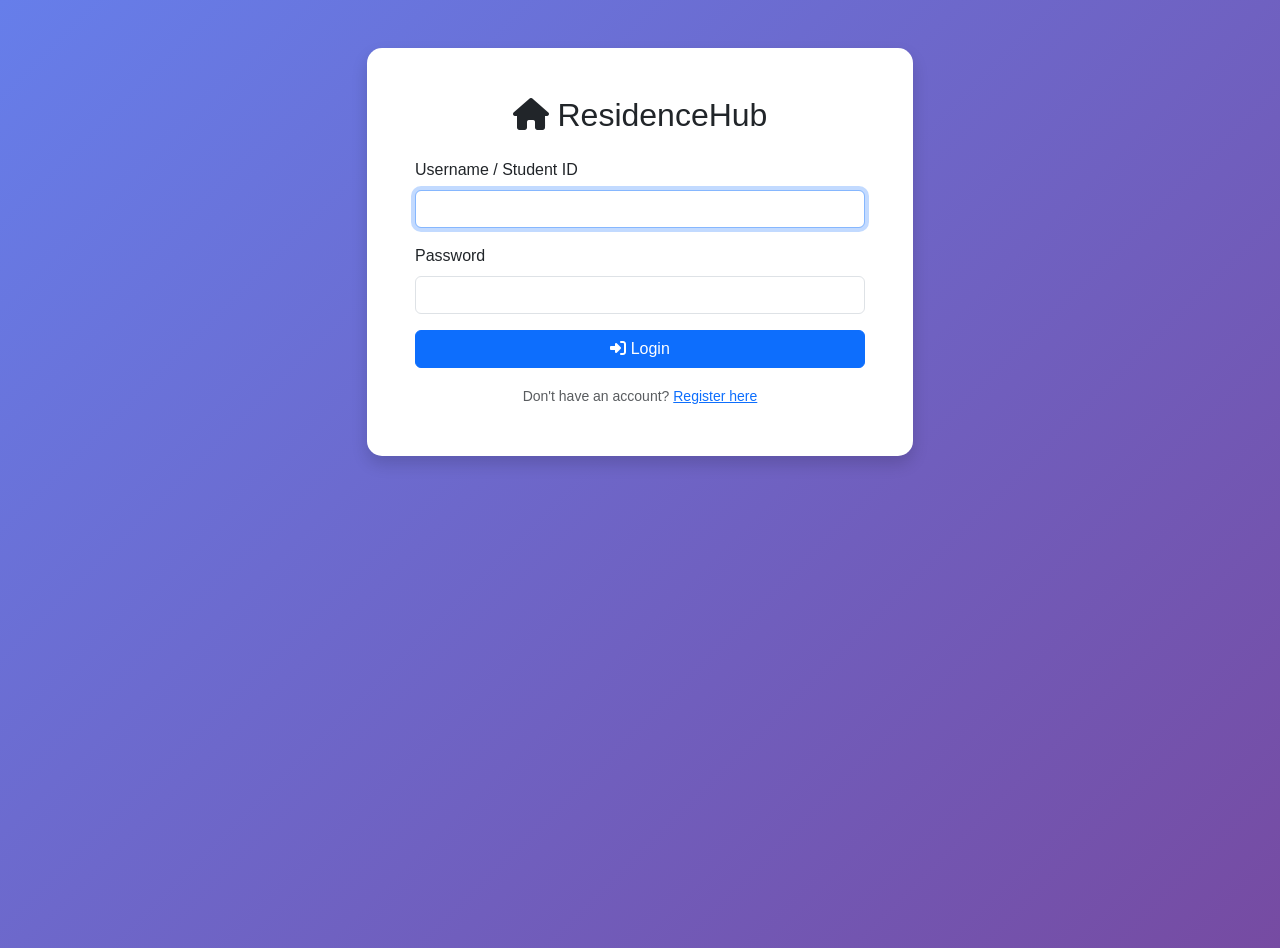
<file: frontend/student/profile.html>
<!DOCTYPE html>
<html lang="en">
<head>
    <meta charset="UTF-8">
    <meta name="viewport" content="width=device-width, initial-scale=1.0">
    <title>Profile - Student</title>
    <link href="https://cdn.jsdelivr.net/npm/bootstrap@5.3.0/dist/css/bootstrap.min.css" rel="stylesheet">
    <link rel="stylesheet" href="https://cdnjs.cloudflare.com/ajax/libs/font-awesome/6.4.0/css/all.min.css">
    <link rel="stylesheet" href="../css/style.css">
</head>
<body>
    <nav class="navbar navbar-expand-lg navbar-light">
        <div class="container-fluid">
            <a class="navbar-brand" href="#"><i class="fas fa-home"></i> Dormitory Management</a>
            <button class="btn btn-outline-danger btn-sm" onclick="logout()">
                <i class="fas fa-sign-out-alt"></i> Logout
            </button>
        </div>
    </nav>
    
    <div class="container-fluid">
        <div class="row">
            <div class="col-md-2 sidebar">
                <nav class="nav flex-column mt-3">
                    <a class="nav-link" href="dashboard.html">
                        <i class="fas fa-tachometer-alt"></i> Dashboard
                    </a>
                    <a class="nav-link active" href="profile.html">
                        <i class="fas fa-user"></i> Profile
                    </a>
                    <a class="nav-link" href="dormitory.html">
                        <i class="fas fa-bed"></i> Dormitory
                    </a>
                    <a class="nav-link" href="adjustment.html">
                        <i class="fas fa-exchange-alt"></i> Adjustment
                    </a>
                    <a class="nav-link" href="maintenance.html">
                        <i class="fas fa-tools"></i> Maintenance
                    </a>
                    <a class="nav-link" href="fees.html">
                        <i class="fas fa-dollar-sign"></i> Fees
                    </a>
                </nav>
            </div>
            
            <div class="col-md-10 content-area">
                <h2 class="mb-4">My Profile</h2>
                
                <div class="card">
                    <div class="card-body">
                        <h5 class="card-title mb-4">Personal Information</h5>
                        <form id="profile-form">
                            <div class="row mb-3">
                                <div class="col-md-6">
                                    <label class="form-label">Student ID</label>
                                    <input type="text" class="form-control" id="student-id" readonly>
                                </div>
                                <div class="col-md-6">
                                    <label class="form-label">Name</label>
                                    <input type="text" class="form-control" id="name" readonly>
                                </div>
                            </div>
                            <div class="row mb-3">
                                <div class="col-md-6">
                                    <label class="form-label">Email</label>
                                    <input type="email" class="form-control" id="email" readonly>
                                </div>
                                <div class="col-md-6">
                                    <label class="form-label">Phone</label>
                                    <input type="text" class="form-control" id="phone">
                                </div>
                            </div>
                            <div class="row mb-3">
                                <div class="col-md-6">
                                    <label class="form-label">Gender</label>
                                    <input type="text" class="form-control" id="gender" readonly>
                                </div>
                                <div class="col-md-6">
                                    <label class="form-label">Major</label>
                                    <input type="text" class="form-control" id="major" readonly>
                                </div>
                            </div>
                            <button type="submit" class="btn btn-primary">
                                <i class="fas fa-save"></i> Update Profile
                            </button>
                        </form>
                    </div>
                </div>
                
                <div class="card mt-4">
                    <div class="card-body">
                        <h5 class="card-title mb-4">Change Password</h5>
                        <form id="password-form">
                            <div class="mb-3">
                                <label class="form-label">Current Password</label>
                                <input type="password" class="form-control" id="old-password" required>
                            </div>
                            <div class="mb-3">
                                <label class="form-label">New Password</label>
                                <input type="password" class="form-control" id="new-password" required>
                            </div>
                            <div class="mb-3">
                                <label class="form-label">Confirm New Password</label>
                                <input type="password" class="form-control" id="confirm-password" required>
                            </div>
                            <button type="submit" class="btn btn-warning">
                                <i class="fas fa-key"></i> Change Password
                            </button>
                        </form>
                    </div>
                </div>
            </div>
        </div>
    </div>
    
    <script src="https://cdn.jsdelivr.net/npm/bootstrap@5.3.0/dist/js/bootstrap.bundle.min.js"></script>
    <script src="../js/auth.js"></script>
    <script src="../js/student/profile.js"></script>
</body>
</html>
</file>
<file: frontend/css/style.css>
body {
    background: linear-gradient(135deg, #667eea 0%, #764ba2 100%);
    min-height: 100vh;
    font-family: 'Segoe UI', Tahoma, Geneva, Verdana, sans-serif;
}

.card {
    border: none;
    border-radius: 15px;
}

.navbar {
    background: rgba(255, 255, 255, 0.95);
    backdrop-filter: blur(10px);
    box-shadow: 0 2px 10px rgba(0,0,0,0.1);
}

.sidebar {
    background: white;
    min-height: calc(100vh - 56px);
    box-shadow: 2px 0 10px rgba(0,0,0,0.1);
}

.sidebar .nav-link {
    color: #333;
    padding: 12px 20px;
    border-radius: 8px;
    margin: 5px 10px;
    transition: all 0.3s;
}

.sidebar .nav-link:hover,
.sidebar .nav-link.active {
    background: #667eea;
    color: white;
}

.content-area {
    background: #f8f9fa;
    min-height: calc(100vh - 56px);
    padding: 30px;
}

.card-item {
    border: 1px solid #e0e0e0;
    border-radius: 10px;
    padding: 20px;
    margin-bottom: 15px;
    background: white;
    transition: transform 0.2s, box-shadow 0.2s;
}

.card-item:hover {
    transform: translateY(-2px);
    box-shadow: 0 4px 12px rgba(0,0,0,0.1);
}

.status-badge {
    padding: 5px 12px;
    border-radius: 20px;
    font-size: 0.85em;
    font-weight: 600;
}

.status-pending {
    background: #fff3cd;
    color: #856404;
}

.status-approved {
    background: #d4edda;
    color: #155724;
}

.status-rejected {
    background: #f8d7da;
    color: #721c24;
}

.status-cancelled {
    background: #e2e3e5;
    color: #383d41;
}

.status-paid {
    background: #d1ecf1;
    color: #0c5460;
}

.status-unpaid {
    background: #f8d7da;
    color: #721c24;
}

.btn-action {
    margin: 5px;
}

.table-responsive {
    border-radius: 10px;
    overflow: hidden;
}

.table thead {
    background: #667eea;
    color: white;
}
</file>
